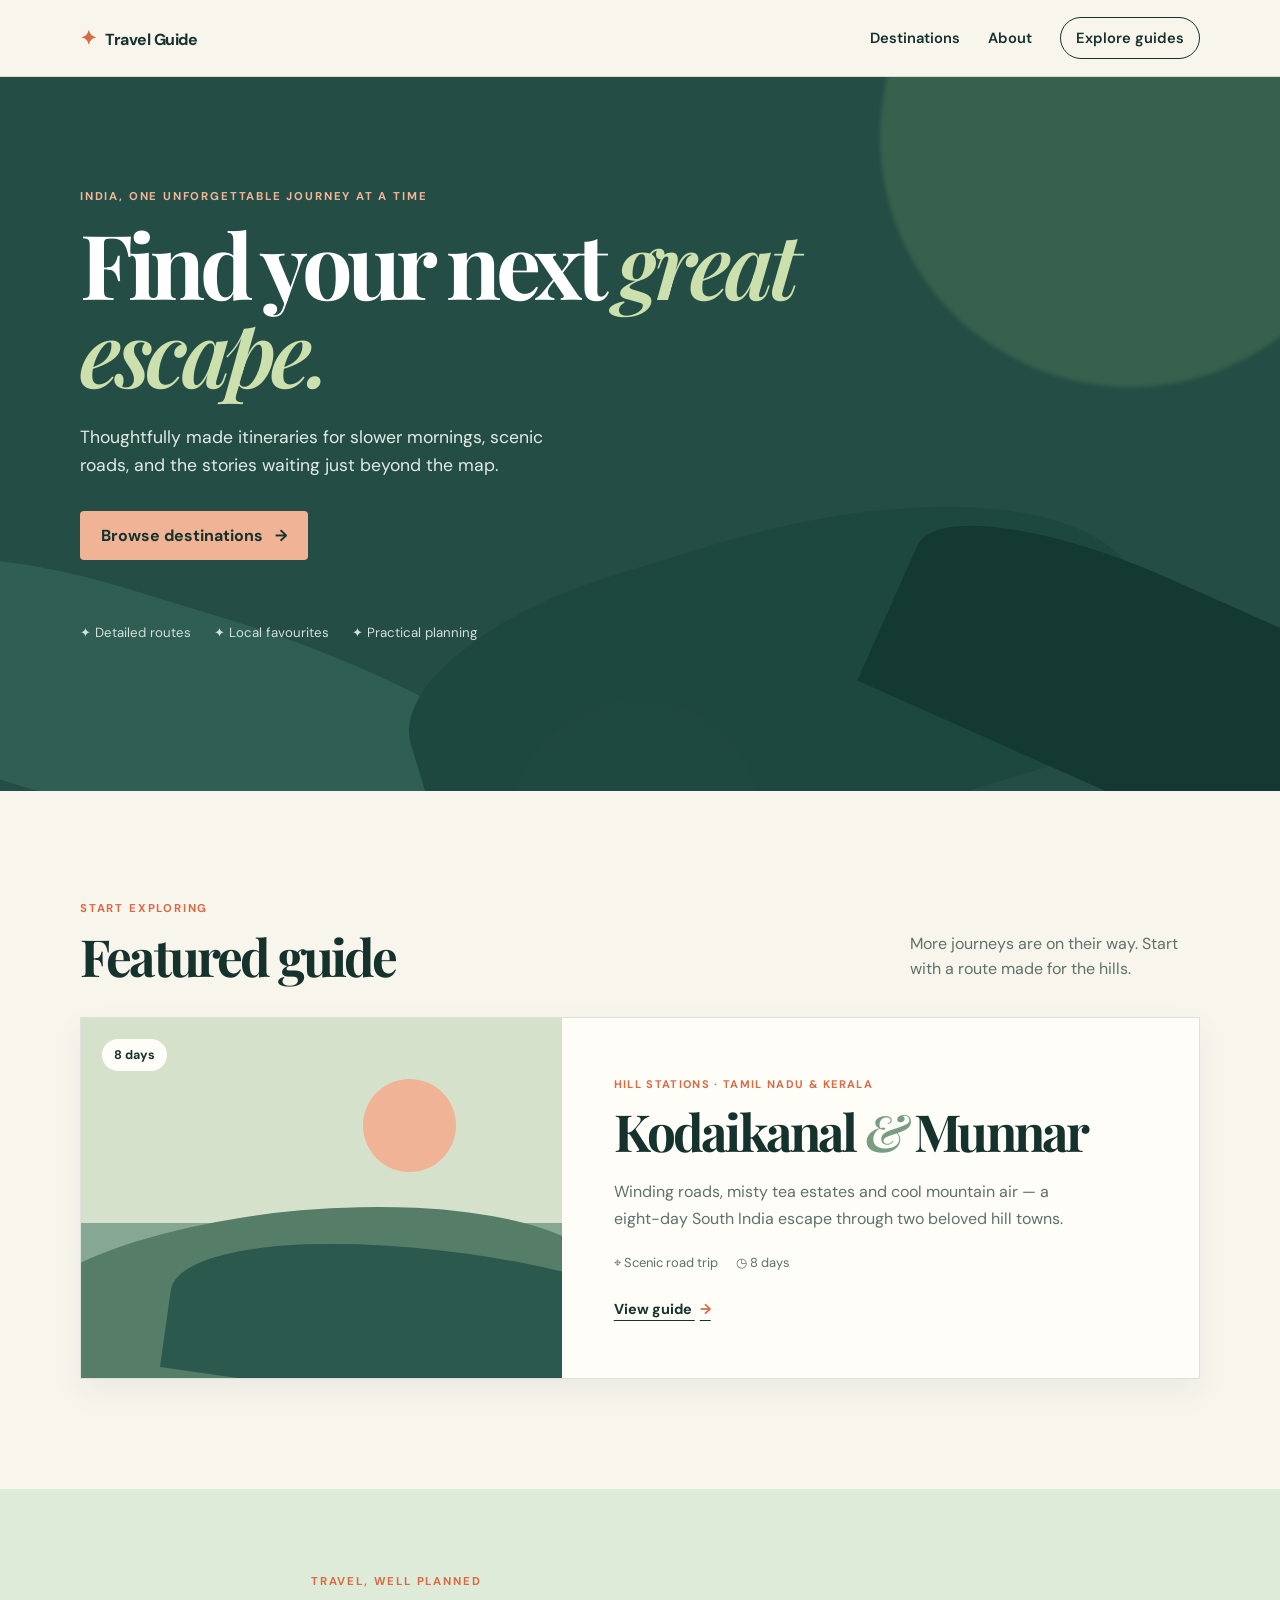
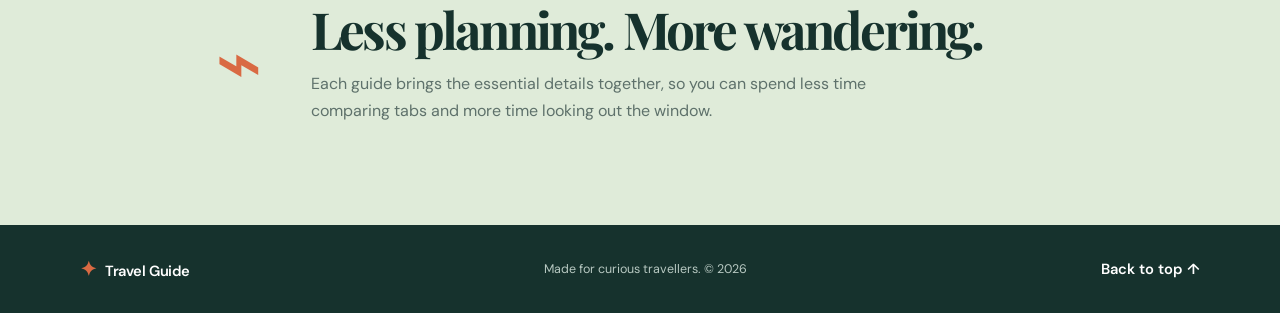
<file: index.html>
<!doctype html>
<html lang="en">
  <head>
    <meta charset="utf-8" />
    <meta name="viewport" content="width=device-width, initial-scale=1" />
    <meta name="description" content="Curated travel itineraries and destination guides." />
    <title>Travel Guide Portal</title>
    <link rel="preconnect" href="https://fonts.googleapis.com" />
    <link rel="preconnect" href="https://fonts.gstatic.com" crossorigin />
    <link href="https://fonts.googleapis.com/css2?family=DM+Sans:wght@400;500;600;700&family=Playfair+Display:wght@600;700&display=swap" rel="stylesheet" />
    <link rel="stylesheet" href="./assets/css/style.css" />
	<link rel="icon" type="image/x-icon" href="/travel-guide/assets/images/favicon/favicon.ico">
	<link rel="icon" type="image/png" sizes="16x16" href="/travel-guide/assets/images/favicon/favicon-16x16.png">
	<link rel="icon" type="image/png" sizes="32x32" href="/travel-guide/assets/images/favicon/favicon-32x32.png">
	<link rel="apple-touch-icon" href="/travel-guide/assets/images/favicon/apple-touch-icon.png">
	<link rel="manifest" href="/travel-guide/assets/images/favicon/site.webmanifest">
  </head>
  <body>
    <a class="skip-link" href="#guides">Skip to guides</a>
    <header class="site-header" id="top">
      <nav class="nav container" aria-label="Main navigation">
        <a class="brand" href="./" aria-label="Travel Guide Portal home">
          <span class="brand-mark" aria-hidden="true">✦</span> Travel Guide
        </a>
        <button class="menu-toggle" type="button" aria-expanded="false" aria-controls="nav-links">Menu</button>
        <div class="nav-links" id="nav-links">
          <a href="#guides">Destinations</a>
          <a href="#about">About</a>
          <a class="nav-cta" href="#guides">Explore guides</a>
        </div>
      </nav>
    </header>

    <main>
      <section class="hero">
        <div class="hero-glow glow-one"></div><div class="hero-glow glow-two"></div>
        <div class="container hero-content">
          <p class="eyebrow">INDIA, ONE UNFORGETTABLE JOURNEY AT A TIME</p>
          <h1>Find your next <em>great escape.</em></h1>
          <p class="hero-copy">Thoughtfully made itineraries for slower mornings, scenic roads, and the stories waiting just beyond the map.</p>
          <a class="button button-primary" href="#guides">Browse destinations <span aria-hidden="true">→</span></a>
          <div class="hero-details" aria-label="Travel guide features">
            <span>✦ Detailed routes</span><span>✦ Local favourites</span><span>✦ Practical planning</span>
          </div>
        </div>
        <div class="mountains" aria-hidden="true"><i></i><b></b><strong></strong></div>
      </section>

      <section class="guides-section container" id="guides">
        <div class="section-heading">
          <div><p class="eyebrow">START EXPLORING</p><h2>Featured guide</h2></div>
          <p>More journeys are on their way. Start with a route made for the hills.</p>
        </div>
        <article class="destination-card">
          <div class="destination-image" role="img" aria-label="Illustration of misty green hills">
            <span class="card-badge">8 days</span>
            <div class="sun"></div><div class="hill hill-back"></div><div class="hill hill-front"></div>
          </div>
          <div class="card-content">
            <p class="card-category">HILL STATIONS · TAMIL NADU & KERALA</p>
            <h3>Kodaikanal <span>&amp;</span> Munnar</h3>
            <p>Winding roads, misty tea estates and cool mountain air — a eight-day South India escape through two beloved hill towns.</p>
            <div class="card-meta"><span>⌖ Scenic road trip</span><span>◷ 8 days</span></div>
            <a class="text-link" href="./kodaikanal-munnar">View guide <span aria-hidden="true">→</span></a>
          </div>
        </article>
      </section>

      <section class="about-section" id="about">
        <div class="container about-content"><span class="compass" aria-hidden="true">⌁</span><div><p class="eyebrow">TRAVEL, WELL PLANNED</p><h2>Less planning. More wandering.</h2><p>Each guide brings the essential details together, so you can spend less time comparing tabs and more time looking out the window.</p></div></div>
      </section>
    </main>

    <footer class="site-footer"><div class="container footer-content"><a class="brand" href="#top"><span class="brand-mark" aria-hidden="true">✦</span> Travel Guide</a><p>Made for curious travellers. © <span id="year"></span></p><a href="#top">Back to top ↑</a></div></footer>
    <script src="./assets/js/main.js"></script>
  </body>
</html>
</file>
<file: assets/css/style.css>
:root{--ink:#16322d;--muted:#5e716b;--cream:#f8f5ed;--paper:#fffdf8;--sage:#c9d9c0;--accent:#d96a43;--line:rgba(22,50,45,.14);font-family:"DM Sans",sans-serif;color:var(--ink);background:var(--cream)}*{box-sizing:border-box}html{scroll-behavior:smooth}body{margin:0}.container{width:min(1120px,calc(100% - 40px));margin:auto}.skip-link{position:absolute;left:-9999px}.skip-link:focus{left:16px;top:16px;z-index:9;background:white;padding:10px}.site-header{background:var(--cream);border-bottom:1px solid var(--line);position:sticky;top:0;z-index:5}.nav{min-height:76px;display:flex;align-items:center;justify-content:space-between;gap:24px}.brand{color:var(--ink);font-weight:700;text-decoration:none;letter-spacing:-.03em}.brand-mark{color:var(--accent);font-size:1.25rem;margin-right:5px}.nav-links{display:flex;align-items:center;gap:28px}.nav-links a,.site-footer a{color:var(--ink);text-decoration:none;font-size:.92rem;font-weight:600}.nav-cta{border:1px solid var(--ink);padding:10px 15px;border-radius:99px}.menu-toggle{display:none;background:none;border:0;font:inherit;font-weight:700;color:var(--ink)}.hero{min-height:605px;background:#244d45;color:#fff;overflow:hidden;position:relative;isolation:isolate}.hero-content{padding:112px 0 150px;position:relative;z-index:2}.eyebrow{font-size:.71rem;letter-spacing:.16em;font-weight:700;margin:0 0 15px;color:var(--accent)}.hero .eyebrow{color:#f3b597}.hero h1{max-width:730px;font-family:"Playfair Display",serif;font-size:clamp(3.2rem,7vw,6.4rem);line-height:.98;letter-spacing:-.06em;margin:0}.hero h1 em{font-weight:600;color:#cce0ad}.hero-copy{font-size:1.1rem;line-height:1.6;max-width:505px;margin:28px 0 32px;color:#e1ebe6}.button{display:inline-flex;gap:12px;align-items:center;text-decoration:none;font-weight:700;padding:14px 21px;border-radius:4px}.button-primary{background:#f0b395;color:var(--ink)}.hero-details{margin-top:64px;display:flex;gap:23px;font-size:.83rem;color:#d4e0db}.mountains{position:absolute;inset:auto 0 0;height:270px;z-index:1;opacity:.95}.mountains>*{position:absolute;bottom:-50px;width:58vw;height:220px;background:#183d37;transform:rotate(17deg);border-radius:33% 53% 0 0}.mountains i{left:-12%;background:#2f6053}.mountains b{left:32%;height:310px;background:#1d4840;transform:rotate(-17deg)}.mountains strong{left:68%;background:#143832;transform:rotate(24deg)}.hero-glow{position:absolute;border-radius:50%;filter:blur(2px);z-index:0}.glow-one{width:500px;height:500px;background:rgba(147,187,116,.18);right:-100px;top:-190px}.glow-two{width:250px;height:250px;background:rgba(240,179,149,.15);left:40%;bottom:-160px}.guides-section{padding:110px 0}.section-heading{display:flex;align-items:end;justify-content:space-between;margin-bottom:35px;gap:24px}.section-heading h2,.about-content h2{font:700 clamp(2.2rem,4vw,3.7rem)/1 "Playfair Display",serif;letter-spacing:-.055em;margin:0}.section-heading>p{max-width:290px;margin:0;color:var(--muted);line-height:1.55}.destination-card{background:var(--paper);border:1px solid var(--line);display:grid;grid-template-columns:43% 1fr;box-shadow:0 12px 30px rgba(18,53,45,.06);transition:transform .25s,box-shadow .25s}.destination-card:hover{transform:translateY(-5px);box-shadow:0 18px 38px rgba(18,53,45,.12)}.destination-image{min-height:360px;position:relative;overflow:hidden;background:linear-gradient(#d6e1cc 0 57%,#85a793 57%)}.sun{position:absolute;width:93px;height:93px;border-radius:50%;background:#f0b395;right:22%;top:17%}.hill{position:absolute;border-radius:60% 60% 0 0;bottom:-30px}.hill-back{width:125%;height:55%;left:-15%;background:#557d68;transform:rotate(-5deg)}.hill-front{width:120%;height:43%;left:18%;background:#2c594e;transform:rotate(8deg)}.card-badge{background:var(--paper);border-radius:99px;padding:8px 12px;position:absolute;top:21px;left:21px;font-size:.78rem;font-weight:700;z-index:2}.card-content{padding:52px;align-self:center}.card-category{color:var(--accent);font-size:.69rem;letter-spacing:.12em;font-weight:700;margin:0 0 15px}.card-content h3{font:700 clamp(2rem,4vw,3.5rem)/1 "Playfair Display",serif;letter-spacing:-.055em;margin:0}.card-content h3 span{font-style:italic;font-weight:600;color:#789d82}.card-content>p:not(.card-category){line-height:1.65;color:var(--muted);max-width:460px;margin:22px 0}.card-meta{display:flex;gap:18px;color:var(--muted);font-size:.81rem;margin-bottom:27px}.text-link{color:var(--ink);text-underline-offset:6px;font-size:.9rem;font-weight:700}.text-link span{color:var(--accent);padding-left:5px}.about-section{background:#dfebd9;padding:85px 0}.about-content{display:flex;align-items:center;gap:48px;max-width:850px}.about-content .compass{font:5rem/1 "Playfair Display";color:var(--accent)}.about-content p:last-child{color:var(--muted);line-height:1.65;max-width:590px}.site-footer{background:var(--ink);color:#dce9e1;padding:31px 0}.site-footer .brand,.site-footer a{color:#fff}.footer-content{display:flex;justify-content:space-between;align-items:center;gap:20px}.footer-content p{font-size:.78rem;margin:0;color:#b8c9c2}@media(max-width:700px){.nav{min-height:65px}.menu-toggle{display:block}.nav-links{display:none;position:absolute;top:65px;left:0;right:0;background:var(--cream);border-bottom:1px solid var(--line);padding:20px;flex-direction:column;align-items:stretch;gap:18px}.nav-links.open{display:flex}.nav-cta{text-align:center}.hero{min-height:570px}.hero-content{padding-top:82px}.hero-details{margin-top:48px;flex-direction:column;gap:10px}.section-heading{display:block}.section-heading>p{margin-top:16px}.destination-card{grid-template-columns:1fr}.destination-image{min-height:255px}.card-content{padding:32px 26px}.about-content{align-items:flex-start;gap:22px}.about-content .compass{font-size:3.5rem}.footer-content{align-items:flex-start;flex-direction:column;gap:13px}}
</file>
